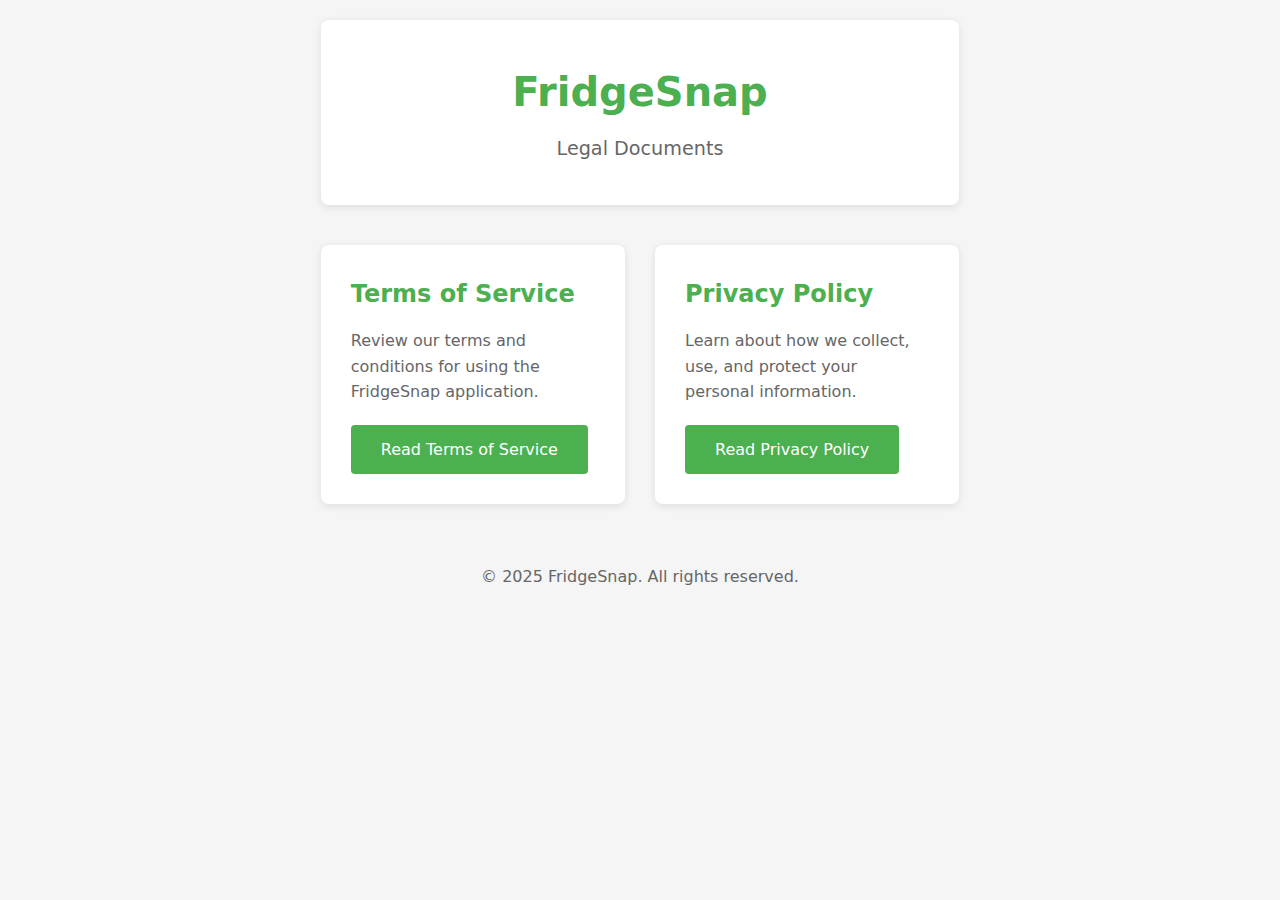
<file: index.html>
<!DOCTYPE html>
<html lang="en">
<head>
    <meta charset="UTF-8">
    <meta name="viewport" content="width=device-width, initial-scale=1.0">
    <title>FridgeSnap - Legal Documents</title>
    <link rel="stylesheet" href="styles.css">
</head>
<body>
    <div class="container">
        <header>
            <h1>FridgeSnap</h1>
            <p class="subtitle">Legal Documents</p>
        </header>
        
        <main>
            <div class="card-grid">
                <div class="card">
                    <h2>Terms of Service</h2>
                    <p>Review our terms and conditions for using the FridgeSnap application.</p>
                    <a href="terms-of-service.html" class="btn">Read Terms of Service</a>
                </div>
                
                <div class="card">
                    <h2>Privacy Policy</h2>
                    <p>Learn about how we collect, use, and protect your personal information.</p>
                    <a href="privacy-policy.html" class="btn">Read Privacy Policy</a>
                </div>
            </div>
        </main>
        
        <footer>
            <p>&copy; 2025 FridgeSnap. All rights reserved.</p>
        </footer>
    </div>
</body>
</html>
</file>
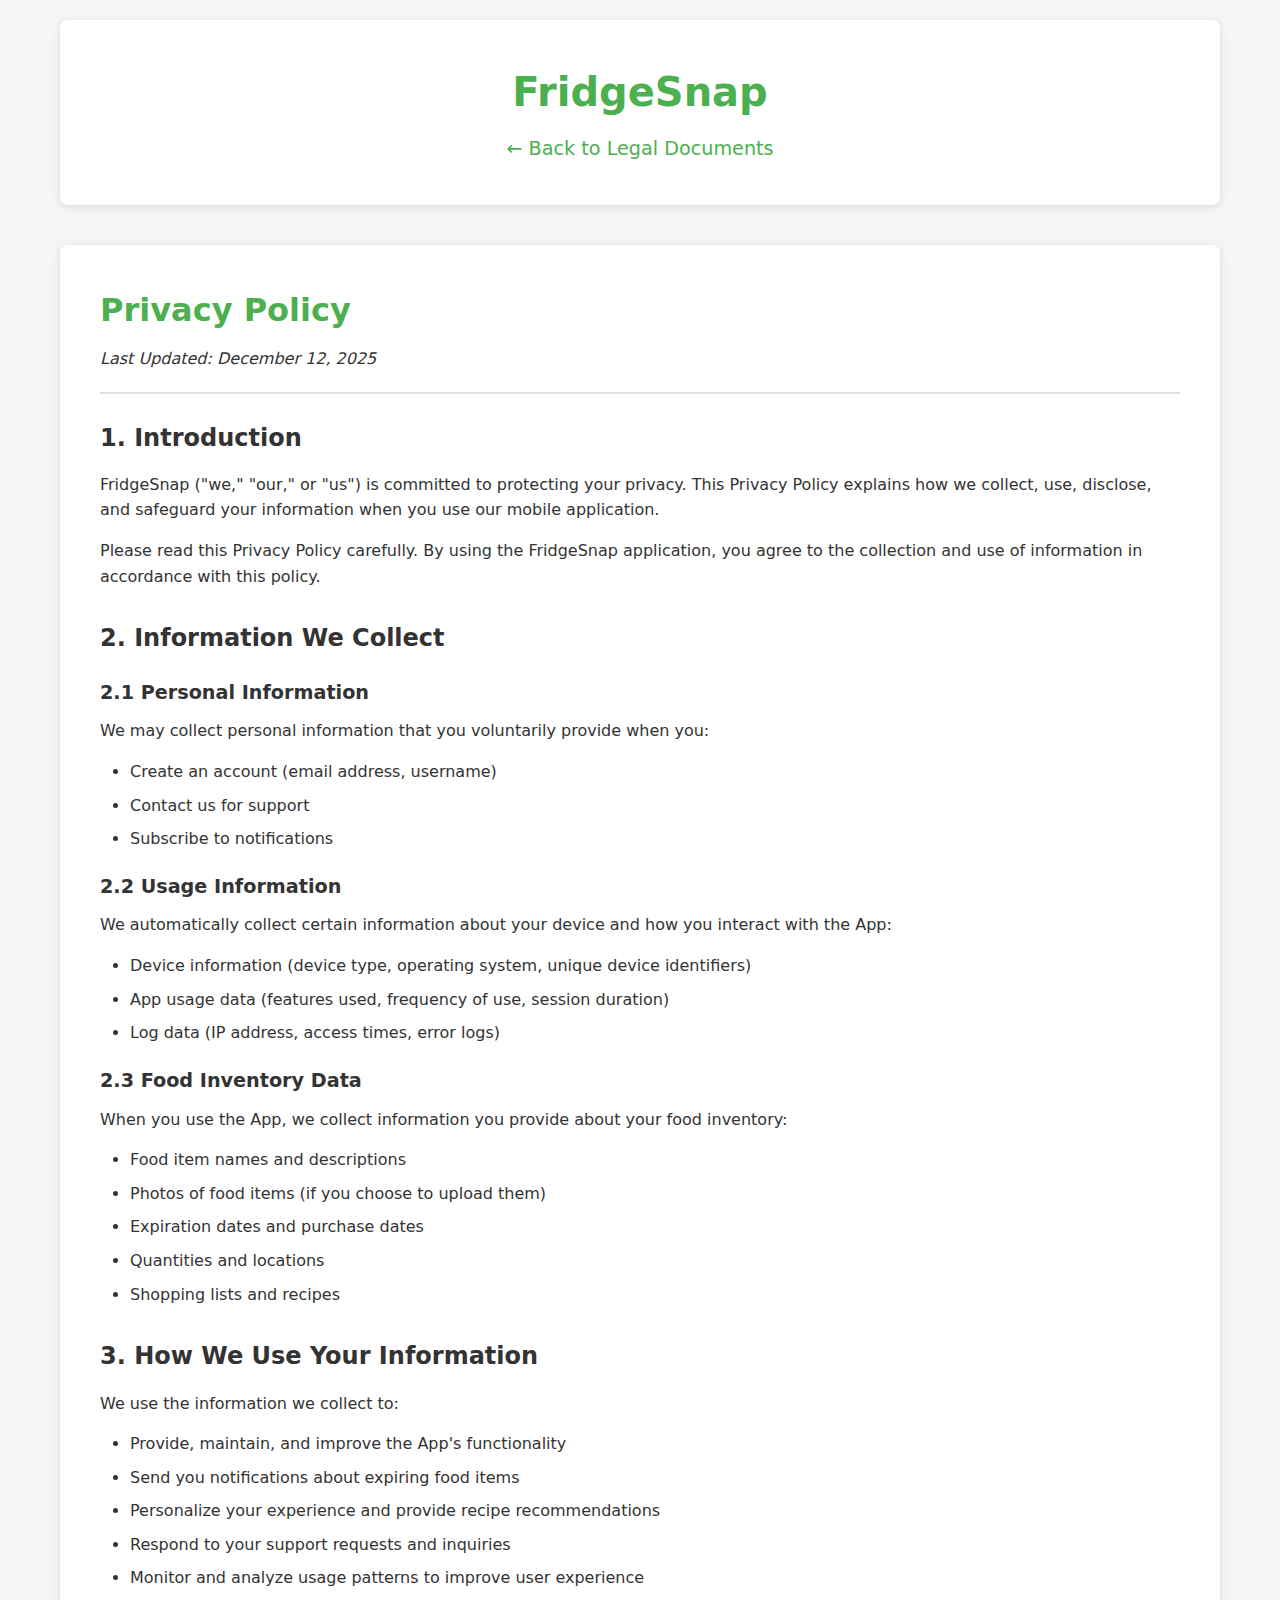
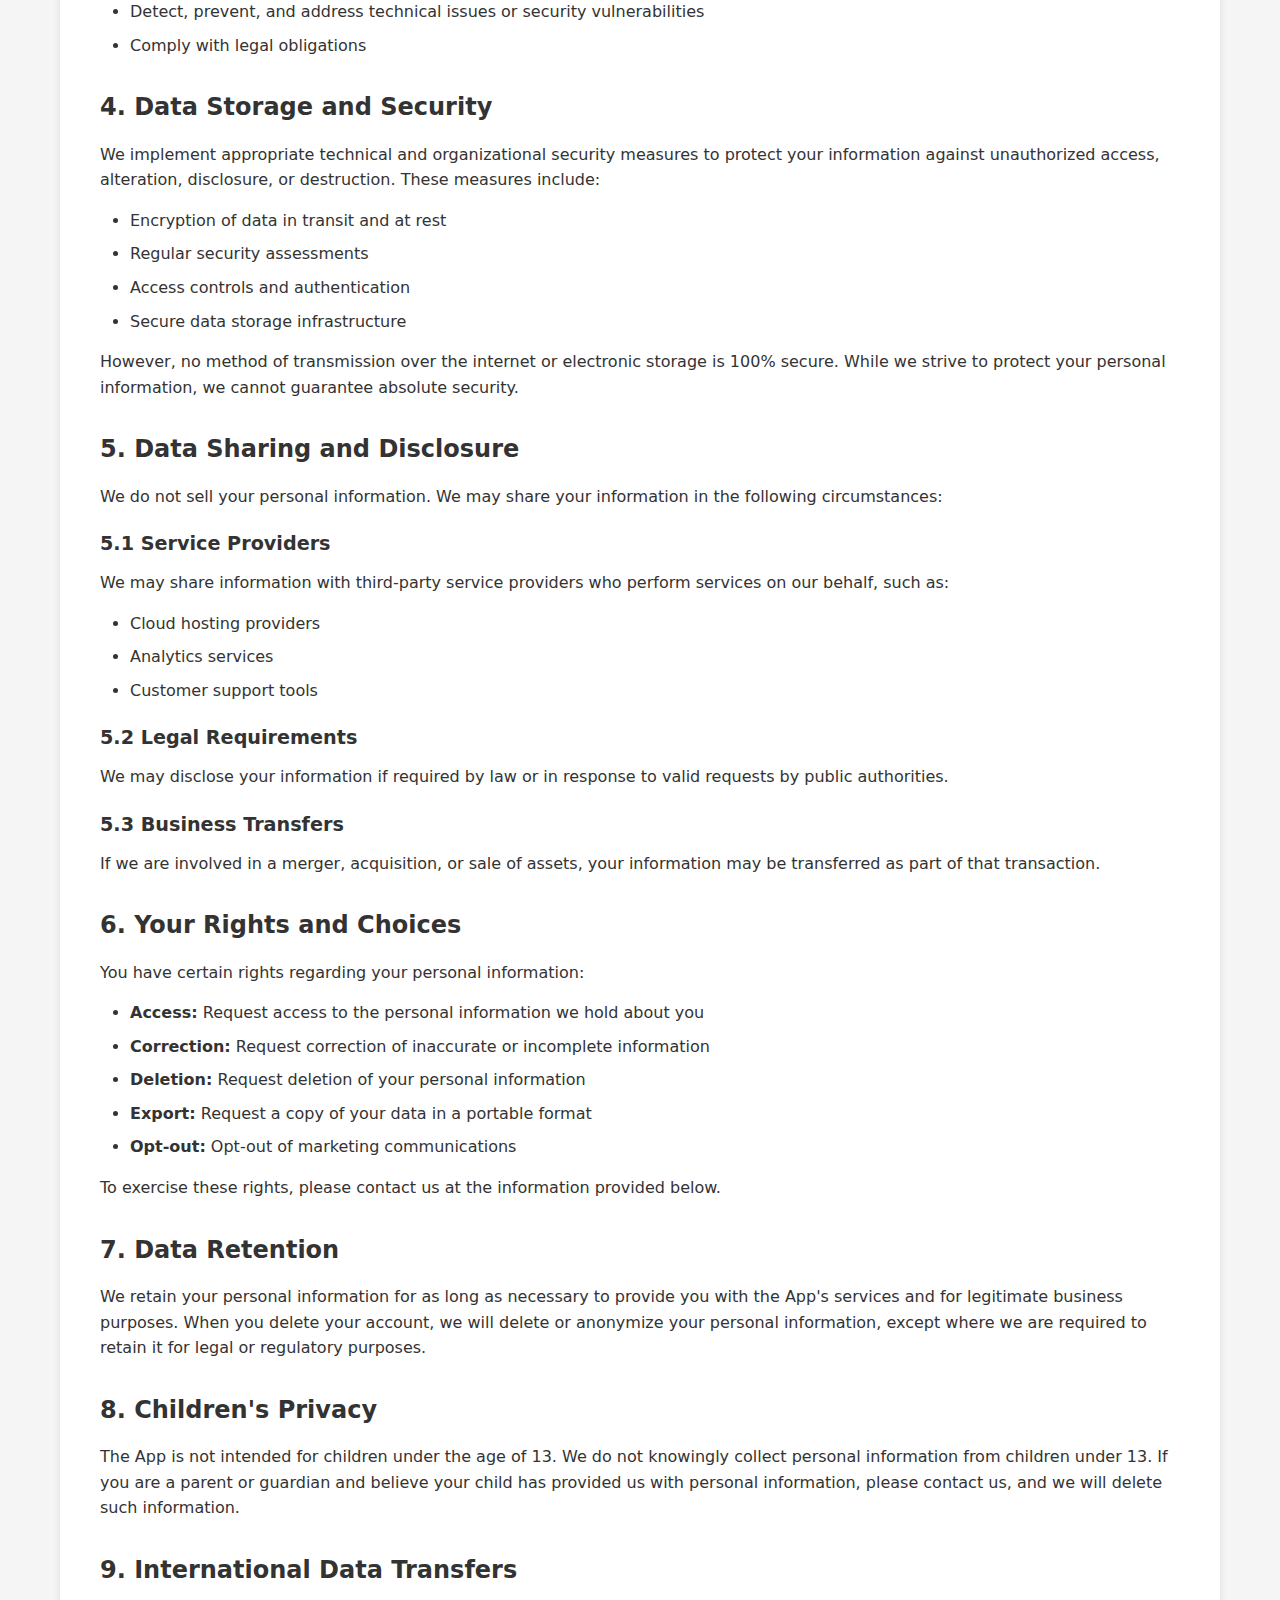
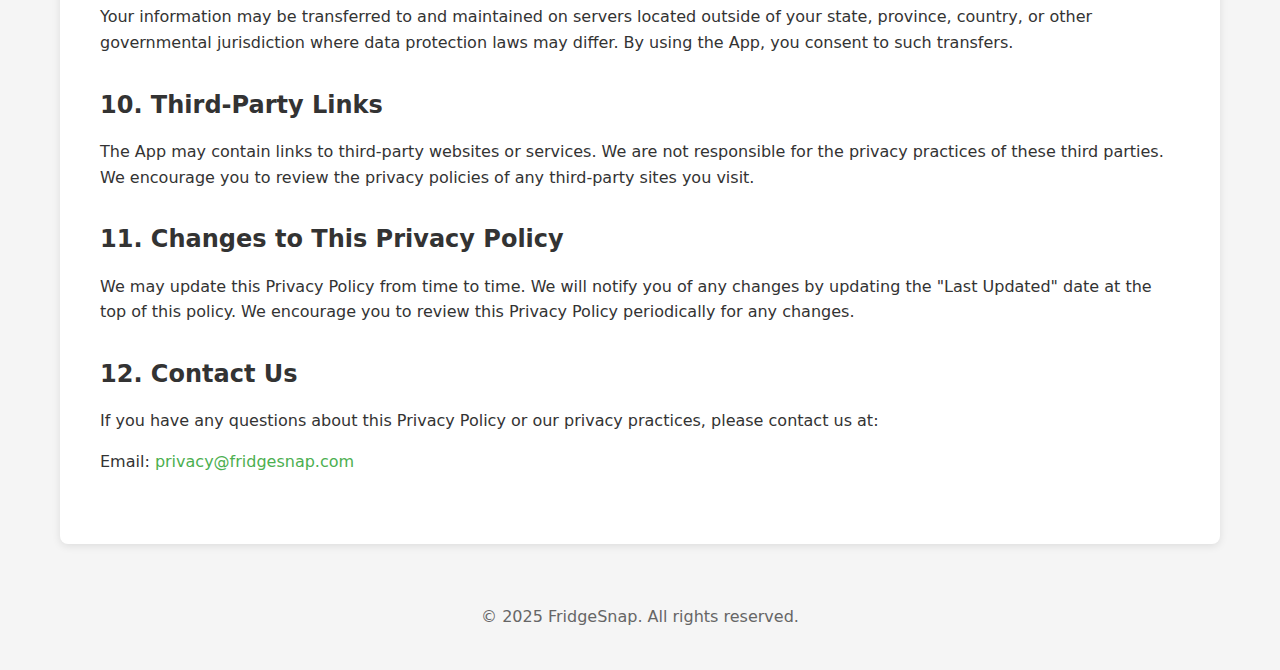
<file: privacy-policy.html>
<!DOCTYPE html>
<html lang="en">
<head>
    <meta charset="UTF-8">
    <meta name="viewport" content="width=device-width, initial-scale=1.0">
    <title>Privacy Policy - FridgeSnap</title>
    <link rel="stylesheet" href="styles.css">
</head>
<body>
    <div class="container">
        <header>
            <h1>FridgeSnap</h1>
            <p class="subtitle"><a href="index.html">← Back to Legal Documents</a></p>
        </header>
        
        <main class="document">
            <h1>Privacy Policy</h1>
            <p class="last-updated">Last Updated: December 12, 2025</p>
            
            <section>
                <h2>1. Introduction</h2>
                <p>FridgeSnap ("we," "our," or "us") is committed to protecting your privacy. This Privacy Policy explains how we collect, use, disclose, and safeguard your information when you use our mobile application.</p>
                <p>Please read this Privacy Policy carefully. By using the FridgeSnap application, you agree to the collection and use of information in accordance with this policy.</p>
            </section>
            
            <section>
                <h2>2. Information We Collect</h2>
                
                <h3>2.1 Personal Information</h3>
                <p>We may collect personal information that you voluntarily provide when you:</p>
                <ul>
                    <li>Create an account (email address, username)</li>
                    <li>Contact us for support</li>
                    <li>Subscribe to notifications</li>
                </ul>
                
                <h3>2.2 Usage Information</h3>
                <p>We automatically collect certain information about your device and how you interact with the App:</p>
                <ul>
                    <li>Device information (device type, operating system, unique device identifiers)</li>
                    <li>App usage data (features used, frequency of use, session duration)</li>
                    <li>Log data (IP address, access times, error logs)</li>
                </ul>
                
                <h3>2.3 Food Inventory Data</h3>
                <p>When you use the App, we collect information you provide about your food inventory:</p>
                <ul>
                    <li>Food item names and descriptions</li>
                    <li>Photos of food items (if you choose to upload them)</li>
                    <li>Expiration dates and purchase dates</li>
                    <li>Quantities and locations</li>
                    <li>Shopping lists and recipes</li>
                </ul>
            </section>
            
            <section>
                <h2>3. How We Use Your Information</h2>
                <p>We use the information we collect to:</p>
                <ul>
                    <li>Provide, maintain, and improve the App's functionality</li>
                    <li>Send you notifications about expiring food items</li>
                    <li>Personalize your experience and provide recipe recommendations</li>
                    <li>Respond to your support requests and inquiries</li>
                    <li>Monitor and analyze usage patterns to improve user experience</li>
                    <li>Detect, prevent, and address technical issues or security vulnerabilities</li>
                    <li>Comply with legal obligations</li>
                </ul>
            </section>
            
            <section>
                <h2>4. Data Storage and Security</h2>
                <p>We implement appropriate technical and organizational security measures to protect your information against unauthorized access, alteration, disclosure, or destruction. These measures include:</p>
                <ul>
                    <li>Encryption of data in transit and at rest</li>
                    <li>Regular security assessments</li>
                    <li>Access controls and authentication</li>
                    <li>Secure data storage infrastructure</li>
                </ul>
                <p>However, no method of transmission over the internet or electronic storage is 100% secure. While we strive to protect your personal information, we cannot guarantee absolute security.</p>
            </section>
            
            <section>
                <h2>5. Data Sharing and Disclosure</h2>
                <p>We do not sell your personal information. We may share your information in the following circumstances:</p>
                
                <h3>5.1 Service Providers</h3>
                <p>We may share information with third-party service providers who perform services on our behalf, such as:</p>
                <ul>
                    <li>Cloud hosting providers</li>
                    <li>Analytics services</li>
                    <li>Customer support tools</li>
                </ul>
                
                <h3>5.2 Legal Requirements</h3>
                <p>We may disclose your information if required by law or in response to valid requests by public authorities.</p>
                
                <h3>5.3 Business Transfers</h3>
                <p>If we are involved in a merger, acquisition, or sale of assets, your information may be transferred as part of that transaction.</p>
            </section>
            
            <section>
                <h2>6. Your Rights and Choices</h2>
                <p>You have certain rights regarding your personal information:</p>
                <ul>
                    <li><strong>Access:</strong> Request access to the personal information we hold about you</li>
                    <li><strong>Correction:</strong> Request correction of inaccurate or incomplete information</li>
                    <li><strong>Deletion:</strong> Request deletion of your personal information</li>
                    <li><strong>Export:</strong> Request a copy of your data in a portable format</li>
                    <li><strong>Opt-out:</strong> Opt-out of marketing communications</li>
                </ul>
                <p>To exercise these rights, please contact us at the information provided below.</p>
            </section>
            
            <section>
                <h2>7. Data Retention</h2>
                <p>We retain your personal information for as long as necessary to provide you with the App's services and for legitimate business purposes. When you delete your account, we will delete or anonymize your personal information, except where we are required to retain it for legal or regulatory purposes.</p>
            </section>
            
            <section>
                <h2>8. Children's Privacy</h2>
                <p>The App is not intended for children under the age of 13. We do not knowingly collect personal information from children under 13. If you are a parent or guardian and believe your child has provided us with personal information, please contact us, and we will delete such information.</p>
            </section>
            
            <section>
                <h2>9. International Data Transfers</h2>
                <p>Your information may be transferred to and maintained on servers located outside of your state, province, country, or other governmental jurisdiction where data protection laws may differ. By using the App, you consent to such transfers.</p>
            </section>
            
            <section>
                <h2>10. Third-Party Links</h2>
                <p>The App may contain links to third-party websites or services. We are not responsible for the privacy practices of these third parties. We encourage you to review the privacy policies of any third-party sites you visit.</p>
            </section>
            
            <section>
                <h2>11. Changes to This Privacy Policy</h2>
                <p>We may update this Privacy Policy from time to time. We will notify you of any changes by updating the "Last Updated" date at the top of this policy. We encourage you to review this Privacy Policy periodically for any changes.</p>
            </section>
            
            <section>
                <h2>12. Contact Us</h2>
                <p>If you have any questions about this Privacy Policy or our privacy practices, please contact us at:</p>
                <p>Email: <a href="mailto:privacy@fridgesnap.com">privacy@fridgesnap.com</a></p>
            </section>
        </main>
        
        <footer>
            <p>&copy; 2025 FridgeSnap. All rights reserved.</p>
        </footer>
    </div>
</body>
</html>
</file>
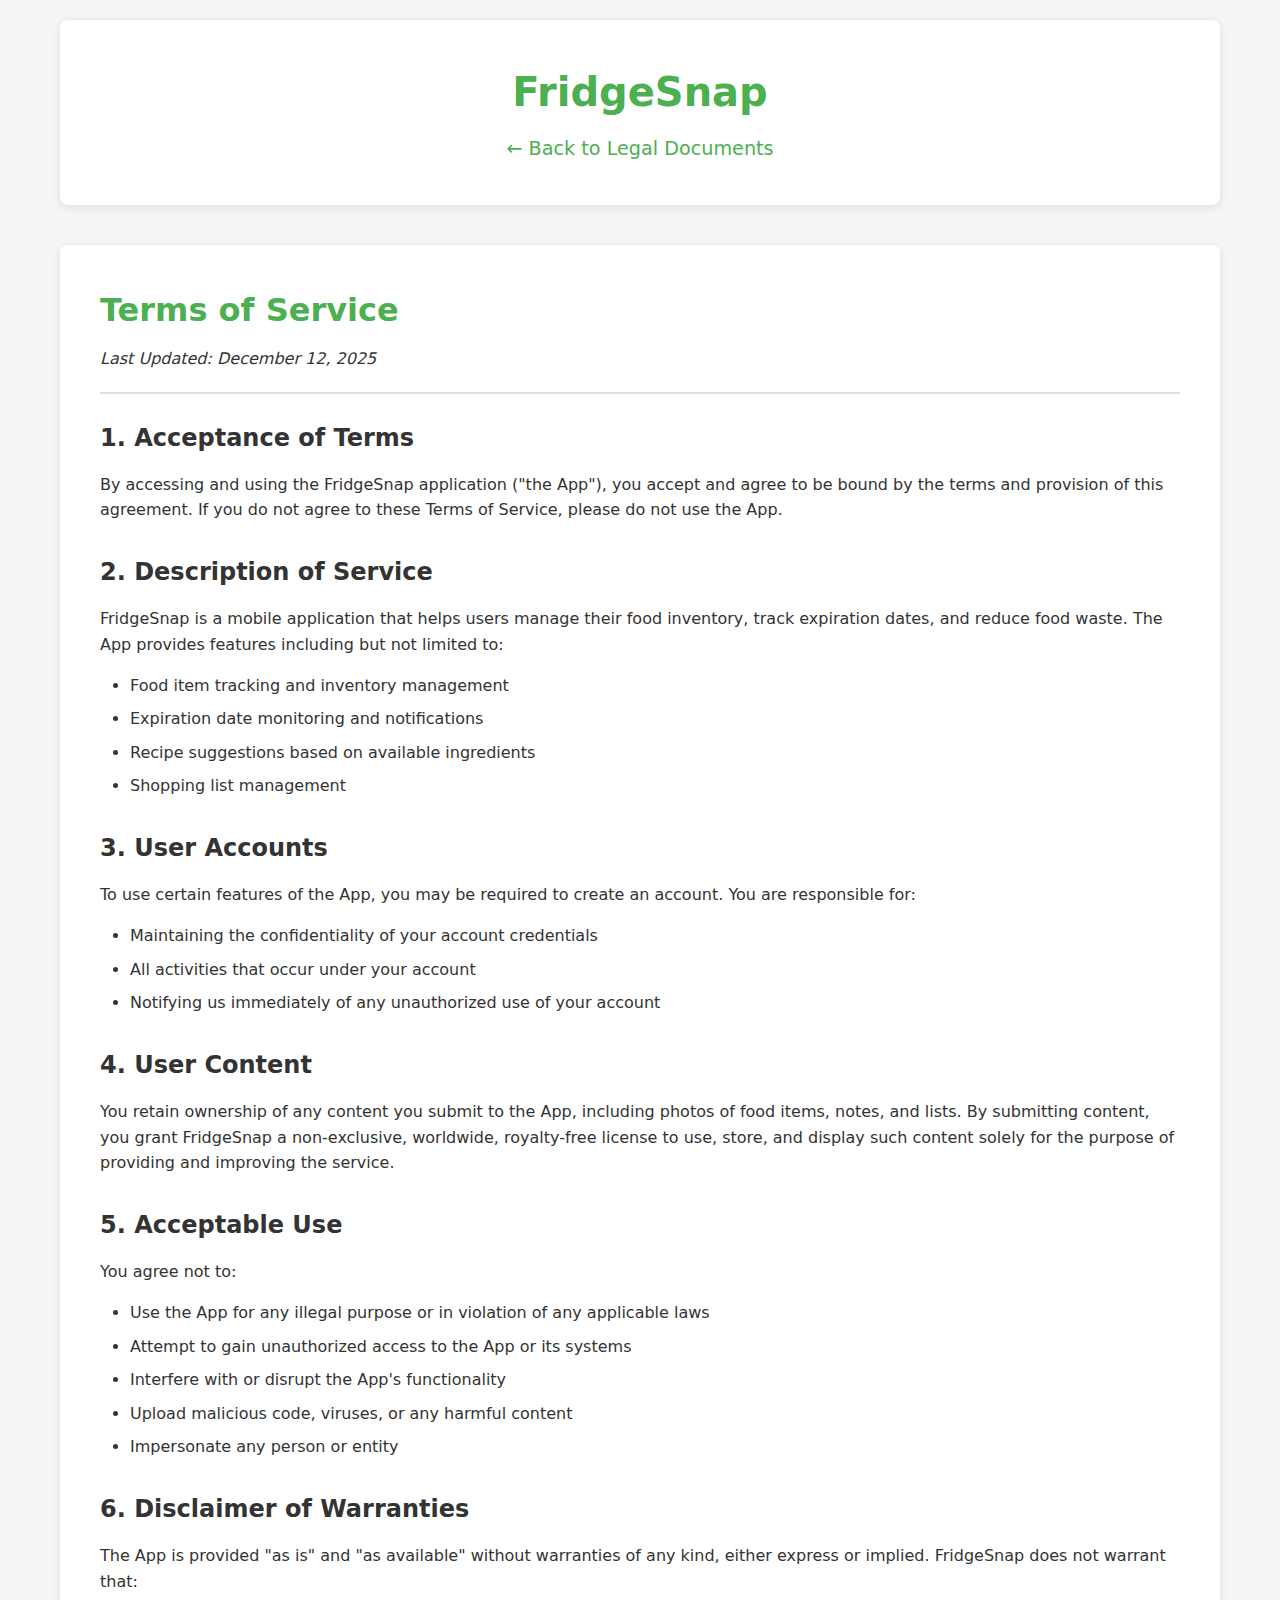
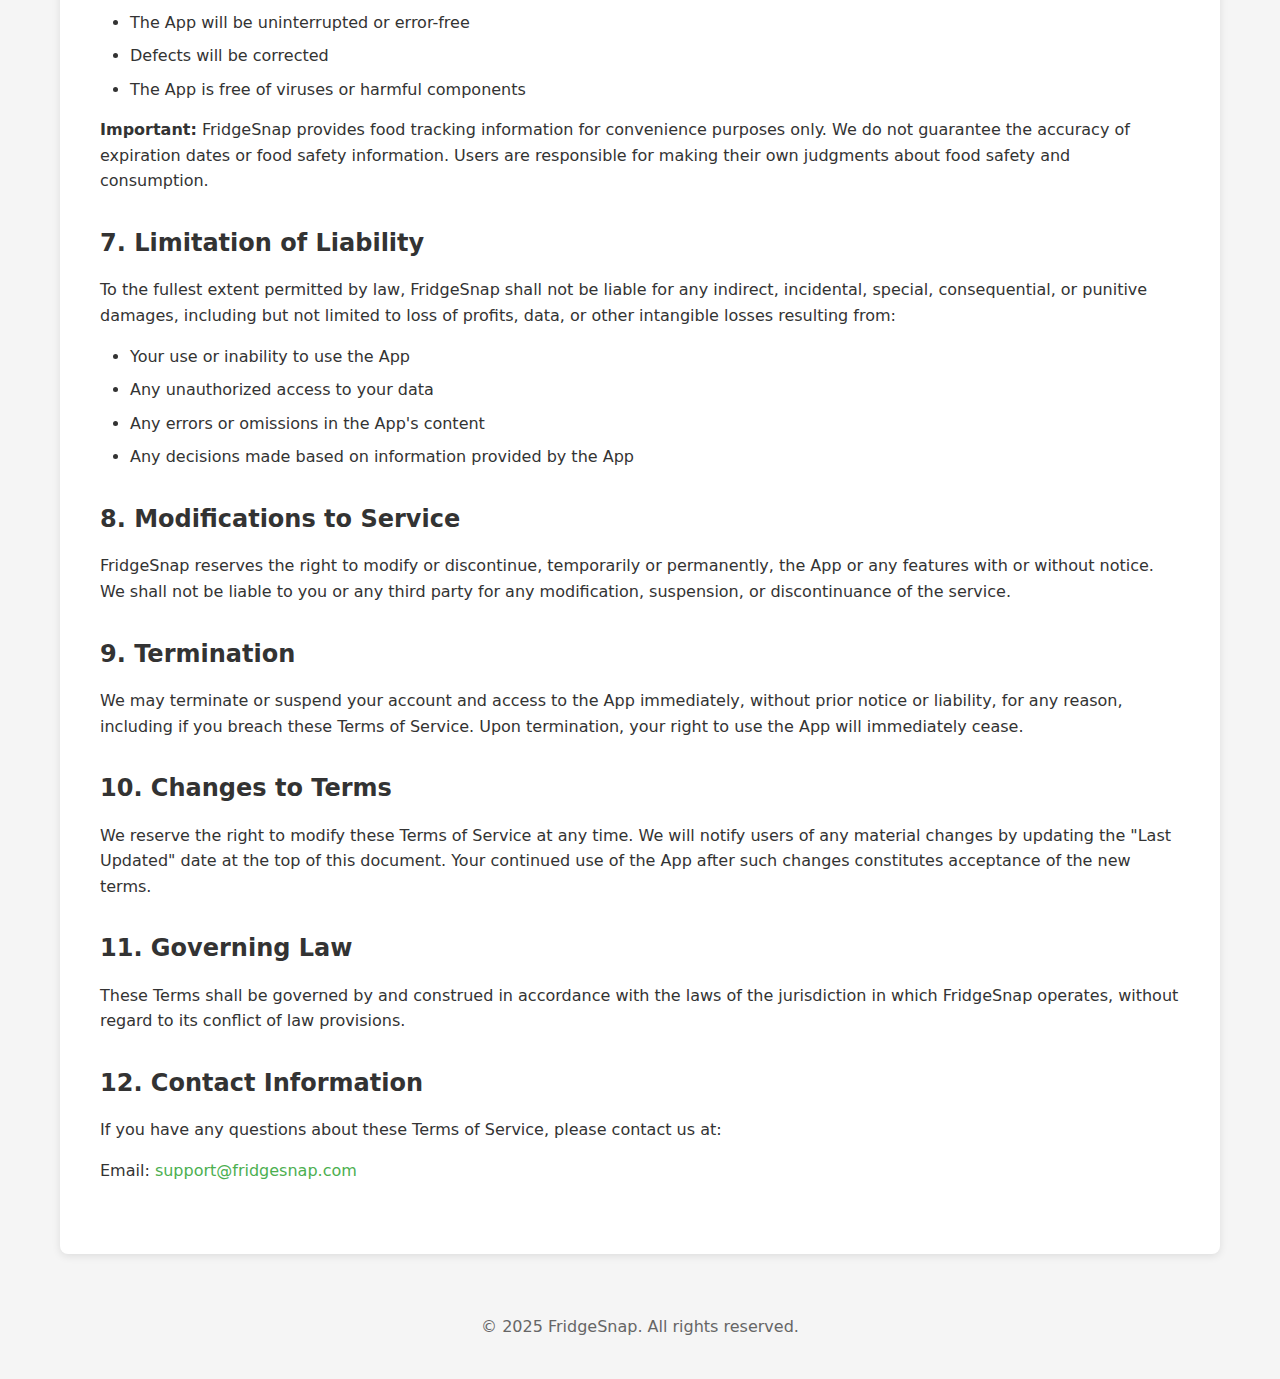
<file: terms-of-service.html>
<!DOCTYPE html>
<html lang="en">
<head>
    <meta charset="UTF-8">
    <meta name="viewport" content="width=device-width, initial-scale=1.0">
    <title>Terms of Service - FridgeSnap</title>
    <link rel="stylesheet" href="styles.css">
</head>
<body>
    <div class="container">
        <header>
            <h1>FridgeSnap</h1>
            <p class="subtitle"><a href="index.html">← Back to Legal Documents</a></p>
        </header>
        
        <main class="document">
            <h1>Terms of Service</h1>
            <p class="last-updated">Last Updated: December 12, 2025</p>
            
            <section>
                <h2>1. Acceptance of Terms</h2>
                <p>By accessing and using the FridgeSnap application ("the App"), you accept and agree to be bound by the terms and provision of this agreement. If you do not agree to these Terms of Service, please do not use the App.</p>
            </section>
            
            <section>
                <h2>2. Description of Service</h2>
                <p>FridgeSnap is a mobile application that helps users manage their food inventory, track expiration dates, and reduce food waste. The App provides features including but not limited to:</p>
                <ul>
                    <li>Food item tracking and inventory management</li>
                    <li>Expiration date monitoring and notifications</li>
                    <li>Recipe suggestions based on available ingredients</li>
                    <li>Shopping list management</li>
                </ul>
            </section>
            
            <section>
                <h2>3. User Accounts</h2>
                <p>To use certain features of the App, you may be required to create an account. You are responsible for:</p>
                <ul>
                    <li>Maintaining the confidentiality of your account credentials</li>
                    <li>All activities that occur under your account</li>
                    <li>Notifying us immediately of any unauthorized use of your account</li>
                </ul>
            </section>
            
            <section>
                <h2>4. User Content</h2>
                <p>You retain ownership of any content you submit to the App, including photos of food items, notes, and lists. By submitting content, you grant FridgeSnap a non-exclusive, worldwide, royalty-free license to use, store, and display such content solely for the purpose of providing and improving the service.</p>
            </section>
            
            <section>
                <h2>5. Acceptable Use</h2>
                <p>You agree not to:</p>
                <ul>
                    <li>Use the App for any illegal purpose or in violation of any applicable laws</li>
                    <li>Attempt to gain unauthorized access to the App or its systems</li>
                    <li>Interfere with or disrupt the App's functionality</li>
                    <li>Upload malicious code, viruses, or any harmful content</li>
                    <li>Impersonate any person or entity</li>
                </ul>
            </section>
            
            <section>
                <h2>6. Disclaimer of Warranties</h2>
                <p>The App is provided "as is" and "as available" without warranties of any kind, either express or implied. FridgeSnap does not warrant that:</p>
                <ul>
                    <li>The App will be uninterrupted or error-free</li>
                    <li>Defects will be corrected</li>
                    <li>The App is free of viruses or harmful components</li>
                </ul>
                <p><strong>Important:</strong> FridgeSnap provides food tracking information for convenience purposes only. We do not guarantee the accuracy of expiration dates or food safety information. Users are responsible for making their own judgments about food safety and consumption.</p>
            </section>
            
            <section>
                <h2>7. Limitation of Liability</h2>
                <p>To the fullest extent permitted by law, FridgeSnap shall not be liable for any indirect, incidental, special, consequential, or punitive damages, including but not limited to loss of profits, data, or other intangible losses resulting from:</p>
                <ul>
                    <li>Your use or inability to use the App</li>
                    <li>Any unauthorized access to your data</li>
                    <li>Any errors or omissions in the App's content</li>
                    <li>Any decisions made based on information provided by the App</li>
                </ul>
            </section>
            
            <section>
                <h2>8. Modifications to Service</h2>
                <p>FridgeSnap reserves the right to modify or discontinue, temporarily or permanently, the App or any features with or without notice. We shall not be liable to you or any third party for any modification, suspension, or discontinuance of the service.</p>
            </section>
            
            <section>
                <h2>9. Termination</h2>
                <p>We may terminate or suspend your account and access to the App immediately, without prior notice or liability, for any reason, including if you breach these Terms of Service. Upon termination, your right to use the App will immediately cease.</p>
            </section>
            
            <section>
                <h2>10. Changes to Terms</h2>
                <p>We reserve the right to modify these Terms of Service at any time. We will notify users of any material changes by updating the "Last Updated" date at the top of this document. Your continued use of the App after such changes constitutes acceptance of the new terms.</p>
            </section>
            
            <section>
                <h2>11. Governing Law</h2>
                <p>These Terms shall be governed by and construed in accordance with the laws of the jurisdiction in which FridgeSnap operates, without regard to its conflict of law provisions.</p>
            </section>
            
            <section>
                <h2>12. Contact Information</h2>
                <p>If you have any questions about these Terms of Service, please contact us at:</p>
                <p>Email: <a href="mailto:support@fridgesnap.com">support@fridgesnap.com</a></p>
            </section>
        </main>
        
        <footer>
            <p>&copy; 2025 FridgeSnap. All rights reserved.</p>
        </footer>
    </div>
</body>
</html>
</file>
<file: styles.css>
/* Global Styles */
* {
    margin: 0;
    padding: 0;
    box-sizing: border-box;
}

:root {
    --primary-color: #4CAF50;
    --primary-dark: #45a049;
    --text-color: #333;
    --text-light: #666;
    --bg-color: #f5f5f5;
    --white: #ffffff;
    --border-color: #e0e0e0;
    --shadow: 0 2px 8px rgba(0, 0, 0, 0.1);
    --shadow-hover: 0 4px 16px rgba(0, 0, 0, 0.15);
}

body {
    font-family: system-ui, -apple-system, BlinkMacSystemFont, 'Segoe UI', Roboto, 'Helvetica Neue', Arial, sans-serif;
    line-height: 1.6;
    color: var(--text-color);
    background-color: var(--bg-color);
    min-height: 100vh;
    display: flex;
    flex-direction: column;
}

.container {
    max-width: 1200px;
    margin: 0 auto;
    padding: 20px;
    flex: 1;
}

/* Header */
header {
    text-align: center;
    padding: 40px 0;
    background-color: var(--white);
    border-radius: 8px;
    margin-bottom: 40px;
    box-shadow: var(--shadow);
}

header h1 {
    font-size: 2.5rem;
    color: var(--primary-color);
    margin-bottom: 10px;
}

.subtitle {
    font-size: 1.2rem;
    color: var(--text-light);
}

.subtitle a {
    color: var(--primary-color);
    text-decoration: none;
    transition: color 0.3s ease;
}

.subtitle a:hover {
    color: var(--primary-dark);
}

/* Card Grid */
.card-grid {
    display: grid;
    grid-template-columns: repeat(auto-fit, minmax(300px, 1fr));
    gap: 30px;
    margin-bottom: 40px;
}

.card {
    background-color: var(--white);
    padding: 30px;
    border-radius: 8px;
    box-shadow: var(--shadow);
    transition: transform 0.3s ease, box-shadow 0.3s ease;
}

.card:hover {
    transform: translateY(-5px);
    box-shadow: var(--shadow-hover);
}

.card h2 {
    color: var(--primary-color);
    margin-bottom: 15px;
    font-size: 1.5rem;
}

.card p {
    color: var(--text-light);
    margin-bottom: 20px;
}

/* Buttons */
.btn {
    display: inline-block;
    padding: 12px 30px;
    background-color: var(--primary-color);
    color: var(--white);
    text-decoration: none;
    border-radius: 4px;
    transition: background-color 0.3s ease;
    font-weight: 500;
}

.btn:hover {
    background-color: var(--primary-dark);
}

/* Document Styles */
.document {
    background-color: var(--white);
    padding: 40px;
    border-radius: 8px;
    box-shadow: var(--shadow);
    margin-bottom: 40px;
}

.document h1 {
    color: var(--primary-color);
    font-size: 2rem;
    margin-bottom: 10px;
}

.last-updated {
    color: var(--text-light);
    font-style: italic;
    margin-bottom: 30px;
    padding-bottom: 20px;
    border-bottom: 2px solid var(--border-color);
}

.document section {
    margin-bottom: 30px;
}

.document h2 {
    color: var(--text-color);
    font-size: 1.5rem;
    margin-bottom: 15px;
    margin-top: 25px;
}

.document h3 {
    color: var(--text-color);
    font-size: 1.2rem;
    margin-bottom: 10px;
    margin-top: 20px;
}

.document p {
    margin-bottom: 15px;
    color: var(--text-color);
}

.document ul {
    margin-left: 30px;
    margin-bottom: 15px;
}

.document li {
    margin-bottom: 8px;
    color: var(--text-color);
}

.document a {
    color: var(--primary-color);
    text-decoration: none;
}

.document a:hover {
    text-decoration: underline;
}

.document strong {
    color: var(--text-color);
    font-weight: 600;
}

/* Footer */
footer {
    text-align: center;
    padding: 20px;
    color: var(--text-light);
    margin-top: 40px;
}

/* Responsive Design */
@media (max-width: 768px) {
    .container {
        padding: 15px;
    }
    
    header {
        padding: 30px 20px;
    }
    
    header h1 {
        font-size: 2rem;
    }
    
    .subtitle {
        font-size: 1rem;
    }
    
    .card-grid {
        grid-template-columns: 1fr;
        gap: 20px;
    }
    
    .document {
        padding: 25px 20px;
    }
    
    .document h1 {
        font-size: 1.5rem;
    }
    
    .document h2 {
        font-size: 1.3rem;
    }
    
    .document h3 {
        font-size: 1.1rem;
    }
}

@media (max-width: 480px) {
    header h1 {
        font-size: 1.75rem;
    }
    
    .card {
        padding: 20px;
    }
    
    .document {
        padding: 20px 15px;
    }
    
    .document ul {
        margin-left: 20px;
    }
}
</file>
